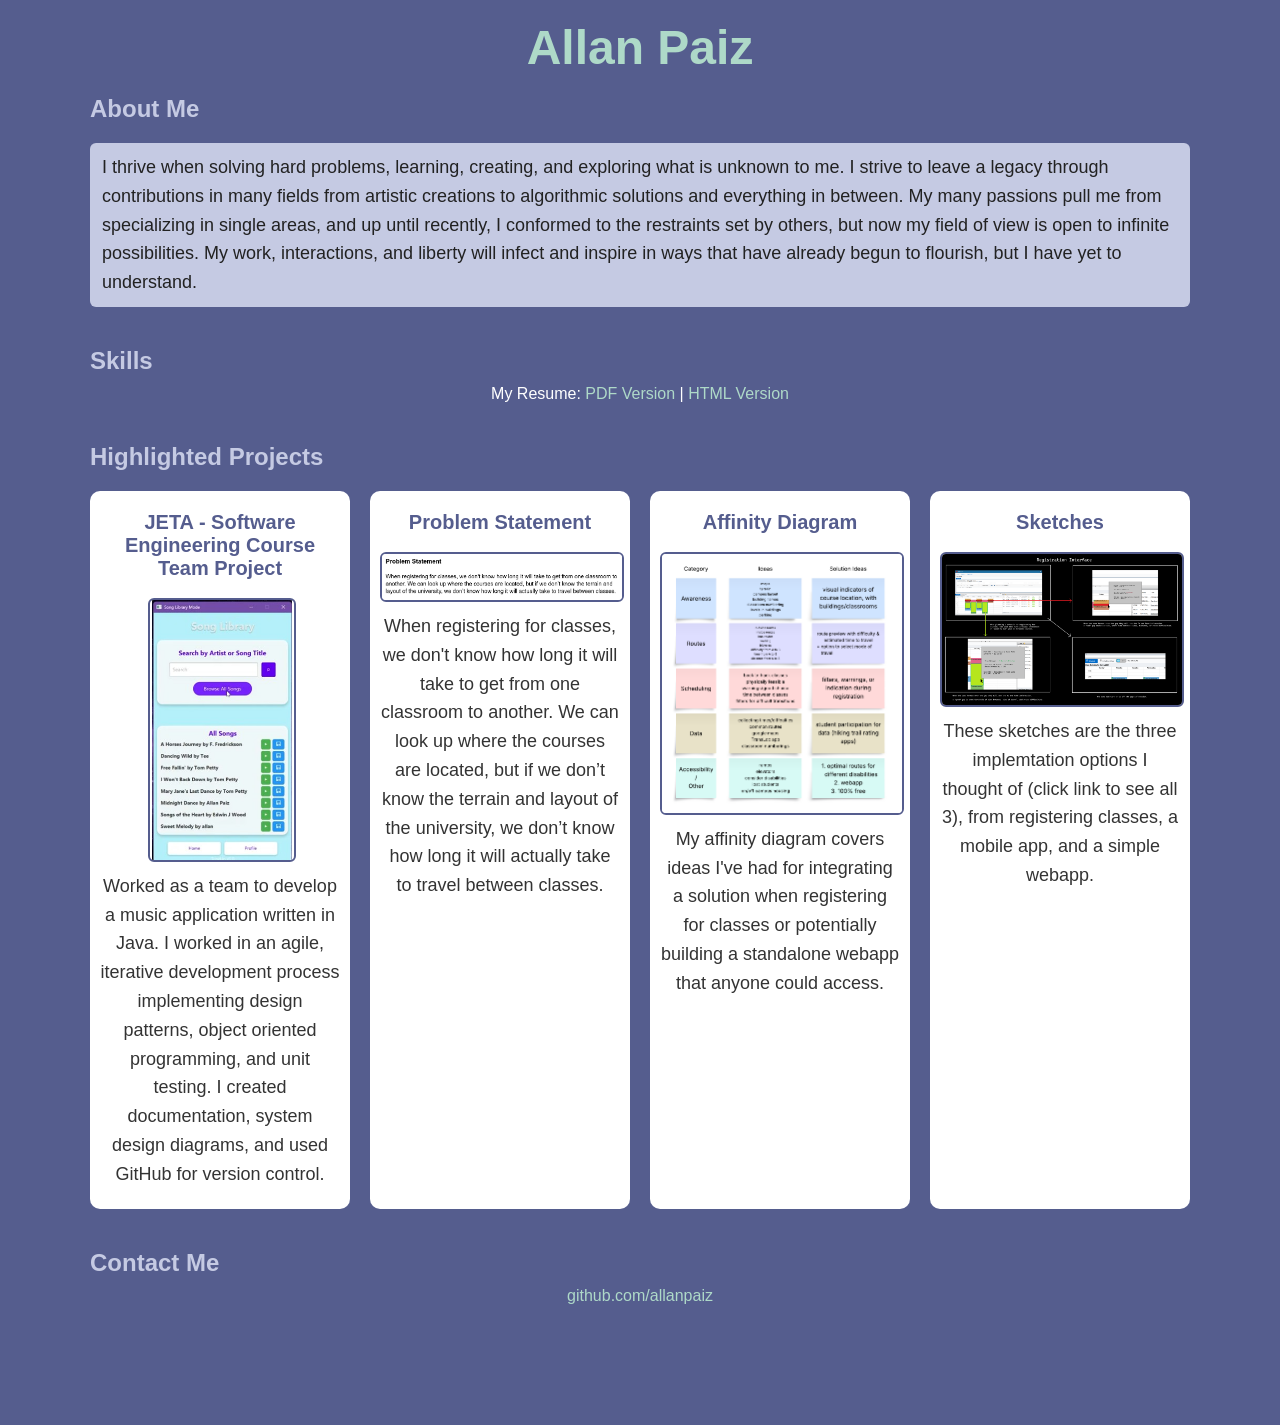
<file: index.html>
<!DOCTYPE html>
<html>
    <head>
        <title>CSCE 190: Allan Paiz</title>
        <link rel="stylesheet" href="styles.css">
    </head>
    <body>
        <h1>Allan Paiz</h1>
        <main class="container">
            <div class="about">
                <h2>About Me</h2>
                <p>
                    I thrive when solving hard problems, learning, creating, and exploring what is unknown to me. I strive to leave a legacy through contributions in many fields from artistic creations to algorithmic solutions and everything in between. My many passions pull me from specializing in single areas, and up until recently, I conformed to the restraints set by others, but now my field of view is open to infinite possibilities. My work, interactions, and liberty will infect and inspire in ways that have already begun to flourish, but I have yet to understand.
                </p>
            </div>

            <section class="skills" id="skills">
                <h2>Skills</h2>
				<div class="resume-links">
                    My Resume:
                    <a href="files/resume.pdf">PDF Version</a> |
                    <a href="resume.html">HTML Version</a>
                </div>
            </section>

            <div class="projects">
                <h2>Highlighted Projects</h2>

                <div class="projects-grid">
                    <!-- Programming Projects -->
                    <section class="project">
                        <a href="https://github.com/allanpaiz/JETA">
                            <h3>JETA - Software Engineering Course Team Project</h3>
                        </a>
                        <a href="https://github.com/allanpaiz/JETA">
                            <img src="images/tuneup.jpg" alt="JETA Logo">
                        </a>
                        <p>
                            Worked as a team to develop a music application written in Java. I worked in an agile, iterative development process implementing design patterns, object oriented programming, and unit testing. I created documentation, system design diagrams, and used GitHub for version control.
                        </p>
                    </section>

                    <!-- Problem Statement Assignment-->
                    <section class="project">
                        <a href="files/problem_statement.pdf">
                            <h3>Problem Statement</h3>
                        </a>
                        <a href="files/problem_statement.pdf">
                            <img src="images/p_statement.png" alt="Problem Statement Thumbnail">
                        </a>
                        <p>
                            When registering for classes, we don't know how long it will take to get from one classroom to another. We can look up where the courses are located, but if we don’t know the terrain and layout of the university, we don’t know how long it will actually take to travel between classes.
                        </p>
                    </section>

                    <!-- Affinity Diagram Assignment-->
                    <section class="project">
                        <a href="files/affinity.pdf">
                            <h3>Affinity Diagram</h3>
                        </a>
                        <a href="files/affinity.pdf">
                            <img src="images/affinity.png" alt="Affinity Diagram Thumbnail">
                        </a>
                        <p>
                            My affinity diagram covers ideas I've had for integrating a solution when registering for classes or potentially building a standalone webapp that anyone could access.
                        </p>
                    </section>

                    <!-- Sketches Assignment-->
                    <section class="project">
                        <a href="files/sketches.pdf">
                            <h3>Sketches</h3>
                        </a>
                        <a href="files/sketches.pdf">
                            <img src="images/sketch_1.png" alt="Sketch 1">
                        </a>
                        <!-- <a href="files/sketches.pdf">
                            <img src="images/sketch_2.png" alt="Sketch 2">
                        </a>
                        <a href="files/sketches.pdf">
                            <img src="images/sketch_3.png" alt="Sketch 3">
                        </a> -->
                        <p>
                            These sketches are the three implemtation options I thought of (click link to see all 3), from registering classes, a mobile app, and a simple webapp.
                        </p>
                    </section>
                </div>
            </div>

            <div class="contact">
                <h2>Contact Me</h2>
                <!-- Contact Details-->
				<div style="text-align: center;">
					<a href="https://github.com/allanpaiz">github.com/allanpaiz</a>
				</div>
            </div>
        </main>
    </body>
</html>
</file>
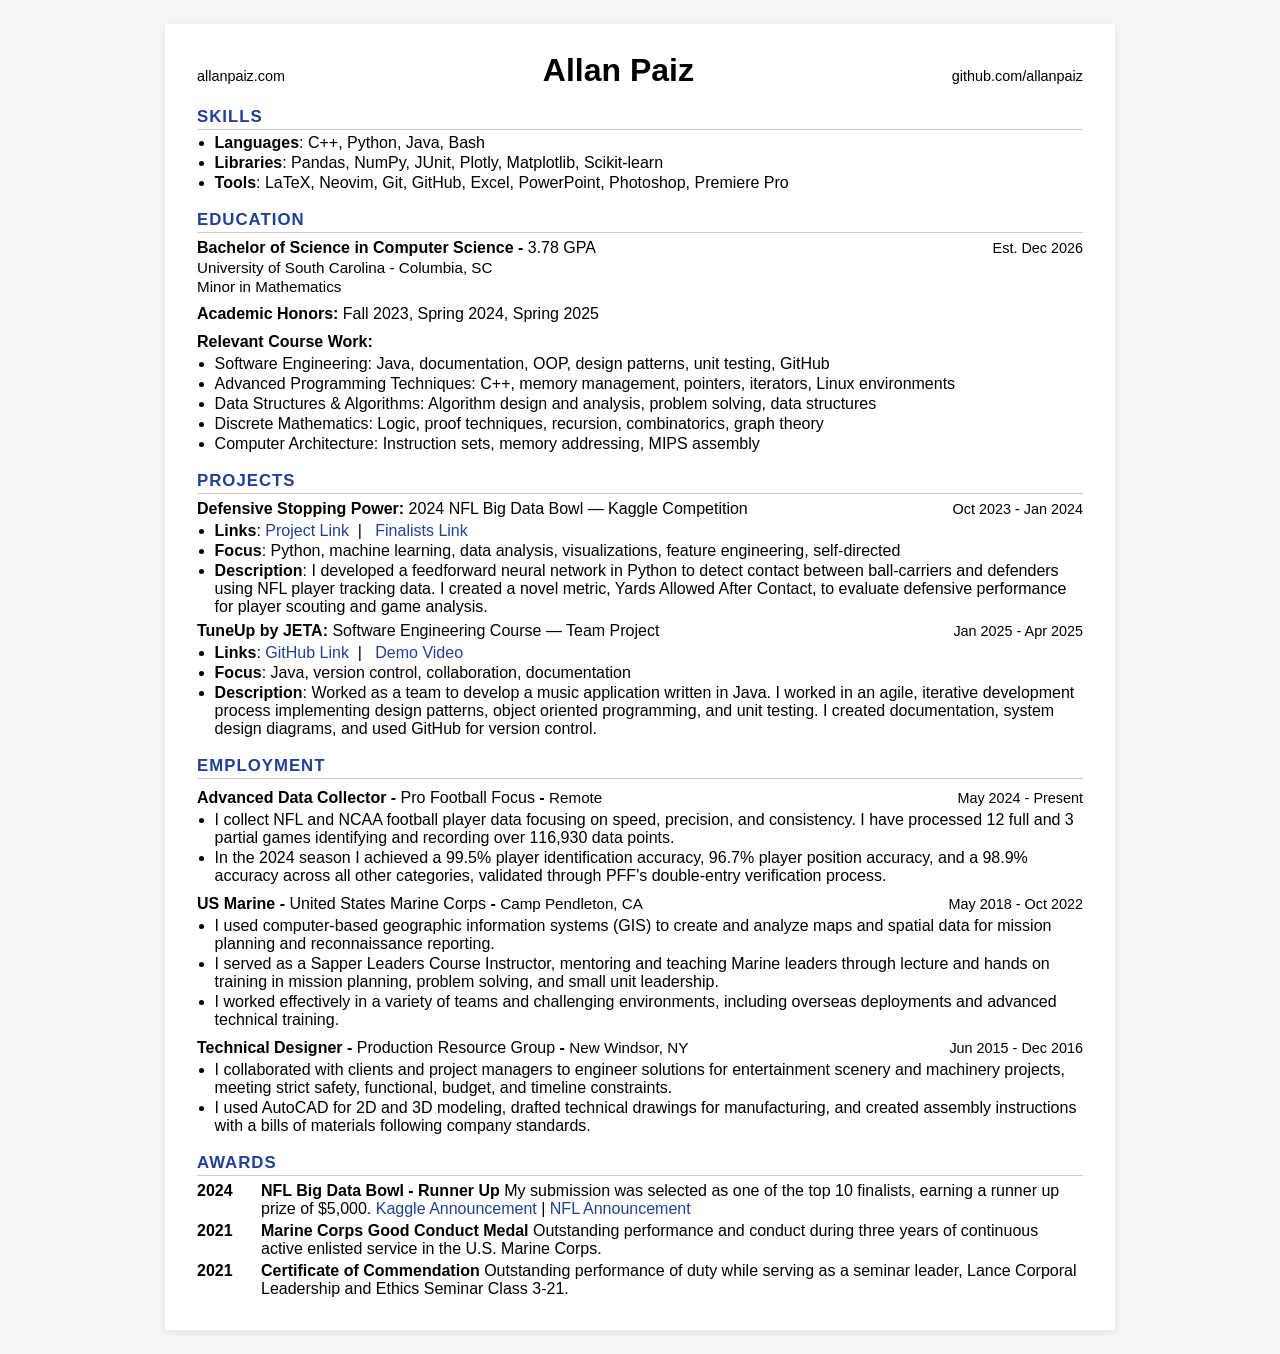
<file: resume.html>
<!DOCTYPE html>
<!-- Generated by ChatGPT  -->
<html lang="en">
<head>
    <meta charset="UTF-8" />
    <title>Allan Paiz - Resume</title>
    <meta name="viewport" content="width=device-width, initial-scale=1" />
    <link rel="stylesheet" href="styles_r.css" />
</head>
<body>
  <div class="resume">
    <header>
      <div class="header-left">
        <p></p>
        <div><a href="https://allanpaiz.com/">allanpaiz.com</a></div>
      </div>
      <div class="header-center">
        <h1>Allan Paiz</h1>
      </div>
      <div class="header-right">
        <p></p>
        <div><a href="https://github.com/allanpaiz">github.com/allanpaiz</a></div>
      </div>
    </header>

    <section id="skills">
      <h2>Skills</h2>
      <ul>
        <li><strong>Languages</strong>: C++, Python, Java, Bash</li>
        <li><strong>Libraries</strong>: Pandas, NumPy, JUnit, Plotly, Matplotlib, Scikit-learn</li>
        <li><strong>Tools</strong>: LaTeX, Neovim, Git, GitHub, Excel, PowerPoint, Photoshop, Premiere Pro</li>
      </ul>
    </section>

    <section id="education">
      <h2>Education</h2>

      <div class="item">
        <div class="item-header">
          <div class="item-title">
            Bachelor of Science in Computer Science - <span style="font-weight: normal;">3.78 GPA</span>
          </div>
          <div class="item-dates">
            Est. Dec 2026
          </div>
        </div>
        <div class="item-subtitle">
          University of South Carolina - Columbia, SC
        </div>
        <div class="item-subtitle">
          Minor in Mathematics
        </div>
      </div>

      <div class="subheading">
        Academic Honors: <span style="font-weight: normal;">Fall 2023, Spring 2024, Spring 2025</span>
      </div>

      <div class="subheading">
        Relevant Course Work:
      </div>
      <ul>
        <li>Software Engineering: Java, documentation, OOP, design patterns, unit testing, GitHub</li>
        <li>Advanced Programming Techniques: C++, memory management, pointers, iterators, Linux environments</li>
        <li>Data Structures &amp; Algorithms: Algorithm design and analysis, problem solving, data structures</li>
        <li>Discrete Mathematics: Logic, proof techniques, recursion, combinatorics, graph theory</li>
        <li>Computer Architecture: Instruction sets, memory addressing, MIPS assembly</li>
      </ul>
    </section>

    <section id="projects">
      <h2>Projects</h2>

      <div class="item">
        <div class="item-header">
          <div class="item-title">
            <strong>Defensive Stopping Power:</strong> <span style="font-weight: normal;">2024 NFL Big Data Bowl — Kaggle Competition</span>
          </div>
          <div class="item-dates">
            Oct 2023 - Jan 2024
          </div>
        </div>
        <ul>
          <li><strong>Links</strong>: <a href="https://www.kaggle.com/code/allanpaiz/defensive-stopping-power" style="color: #204097;">Project Link</a>&nbsp; | &nbsp
            <a href="https://operations.nfl.com/gameday/analytics/big-data-bowl/2024-big-data-bowl-finalists" style="color: #204097;">Finalists Link</a>
          </li>
          <li><strong>Focus</strong>: Python, machine learning, data analysis, visualizations, feature engineering, self-directed</li>
          <li><strong>Description</strong>:
            I developed a feedforward neural network in Python to detect contact between ball-carriers and defenders using NFL player tracking data.
            I created a novel metric, Yards Allowed After Contact, to evaluate defensive performance for player scouting and game analysis.
          </li>
        </ul>
      </div>

      <div class="item">
        <div class="item-header">
          <div class="item-title">
            <strong>TuneUp by JETA:</strong> <span style="font-weight: normal;">Software Engineering Course — Team Project</span>
          </div>
          <div class="item-dates">
            Jan 2025 - Apr 2025
          </div>
        </div>
        <ul>
          <li><strong>Links</strong>: <a href="https://github.com/allanpaiz/JETA" style="color: #204097;">GitHub Link</a>&nbsp; | &nbsp
            <a href="https://www.youtube.com/watch?v=pgapDJYTSwM" style="color: #204097">Demo Video</a>
          </li>
          <li><strong>Focus</strong>: Java, version control, collaboration, documentation</li>
          <li><strong>Description</strong>:
            Worked as a team to develop a music application written in Java.
            I worked in an agile, iterative development process implementing design patterns, object oriented programming, and unit testing.
            I created documentation, system design diagrams, and used GitHub for version control.
          </li>
        </ul>
      </div>
    </section>

    <section id="employment">
      <h2>Employment</h2>

      <div class="job">
        <div class="job-header">
          <div>
            <div class="job-title">
              Advanced Data Collector - <span style="font-weight: normal;">Pro Football Focus</span> - <span class="job-location">Remote</span>
            </div>
          </div>
          <div class="job-dates">
            May 2024 - Present
          </div>
        </div>
        <ul>
          <li>I collect NFL and NCAA football player data focusing on speed, precision, and consistency. I have processed 12 full and 3 partial games identifying and recording over 116,930 data points.</li>
          <li>In the 2024 season I achieved a 99.5% player identification accuracy, 96.7% player position accuracy, and a 98.9% accuracy across all other categories, validated through PFF's double-entry verification process.</li>
        </ul>
      </div>

      <div class="job">
        <div class="job-header">
          <div>
            <div class="job-title">
              US Marine - <span style="font-weight: normal;">United States Marine Corps</span> - <span class="job-location">Camp Pendleton, CA</span>
            </div>
          </div>
          <div class="job-dates">
            May 2018 - Oct 2022
          </div>
        </div>
        <ul>
          <li>I used computer-based geographic information systems (GIS) to create and analyze maps and spatial data for mission planning and reconnaissance reporting.</li>
          <li>I served as a Sapper Leaders Course Instructor, mentoring and teaching Marine leaders through lecture and hands on training in mission planning, problem solving, and small unit leadership.</li>
          <li>I worked effectively in a variety of teams and challenging environments, including overseas deployments and advanced technical training.</li>
        </ul>
      </div>

      <div class="job">
        <div class="job-header">
          <div>
            <div class="job-title">
              Technical Designer - <span style="font-weight: normal;">Production Resource Group</span> - <span class="job-location">New Windsor, NY</span>
            </div>
          </div>
          <div class="job-dates">
            Jun 2015 - Dec 2016
          </div>
        </div>
        <ul>
          <li>I collaborated with clients and project managers to engineer solutions for entertainment scenery and machinery projects, meeting strict safety, functional, budget, and timeline constraints.</li>
          <li>I used AutoCAD for 2D and 3D modeling, drafted technical drawings for manufacturing, and created assembly instructions with a bills of materials following company standards.</li>
        </ul>
      </div>
    </section>

    <section id="awards">
      <h2>Awards</h2>
      <div class="awards">
        <div class="award">
          <div class="award-year"><strong>2024</strong></div>
          <div class="award-desc">
            <strong>NFL Big Data Bowl - Runner Up</strong> My submission was selected as one of the top 10 finalists, earning a runner up prize of $5,000.
            <a href="https://www.kaggle.com/competitions/nfl-big-data-bowl-2024/discussion/472712" style="color: #204097;">Kaggle Announcement</a> | 
            <a href="https://operations.nfl.com/gameday/analytics/big-data-bowl/2024-big-data-bowl-finalists" style="color: #204097;">NFL Announcement</a>
          </div>
        </div>

        <div class="award">
          <div class="award-year"><strong>2021</strong></div>
          <div class="award-desc">
            <strong>Marine Corps Good Conduct Medal</strong> Outstanding performance and conduct during three years of continuous active enlisted service in the U.S. Marine Corps.
          </div>
        </div>

        <div class="award">
          <div class="award-year"><strong>2021</strong></div>
          <div class="award-desc">
            <strong>Certificate of Commendation</strong> Outstanding performance of duty while serving as a seminar leader, Lance Corporal Leadership and Ethics Seminar Class 3-21.
          </div>
        </div>
      </div>
    </section>
  </div>
</body>
</html>
</file>
<file: styles.css>
body {
    margin: 0;
    background: #555D8E;
    font-family: Arial, Helvetica, sans-serif;
    color: #ffffff;
}

h1 {
    color: #AED9C8;
    text-align: center;
    margin: 20px 0 10px 0;
    font-size: 48px;
}

.container {
    max-width: 1100px;
    margin: 0 auto 40px auto;
    padding: 0 20px 40px 20px;
}

.about,
.skills,
.projects,
.contact {
    margin-bottom: 40px;
}

h2 {
    color: #C5CAE3;
    margin-bottom: 10px;
}

p {
    background-color: #C5CAE3;
    color: #222;
    font-size: 18px;
    line-height: 1.6;
    margin: 20px 0;
    padding: 10px 12px;
    border-radius: 6px;
}

.resume-links {
    text-align: center;
    margin-top: 8px;
    font-size: 16px;
}

a {
    color: #AED9C8;
    text-decoration: none;
}

a:hover {
    text-decoration: underline;
}

.skills ul {
    margin: 10px 0 0 0;
    padding-left: 20px;
    font-size: 16px;
}

.skills li {
    margin-bottom: 6px;
}

.projects {
    margin-bottom: 40px;
}

.projects h2 {
    margin-bottom: 20px;
}

.projects-grid {
    display: flex;
    flex-wrap: wrap;
    gap: 20px;
}

.project {
    background: #ffffff;
    border-radius: 10px;
    padding: 20px 10px 20px 10px;
    box-sizing: border-box;
    flex: 1 1 250px;
    max-width: 350px;
    display: flex;
    flex-direction: column;
    align-items: center;
}

.project h3 {
    color: #555D8E;
    font-size: 20px;
    text-align: center;
    margin: 0 0 10px 0;
}

.project p {
    background: transparent;
    color: #333;
    margin: 10px 0 0 0;
    padding: 0;
    text-align: center;
}

.project img {
    width: 100%;
    height: auto;
    max-height: 260px;
    object-fit: contain;
    margin-top: 10px;
    border: 2px solid #555D8E;
    border-radius: 6px;
    display: block;
}

.project a + a img {
    margin-top: 8px;
}

.contact {
    text-align: left;
}
</file>
<file: styles_r.css>
/* Generated by ChatGPT */

* {
    box-sizing: border-box;
}

body {
    font-family: -apple-system, BlinkMacSystemFont, "Verdana", Roboto, Helvetica, Arial, sans-serif;
    margin: 0;
    padding: 24px 12px;
    background-color: #f5f5f5;
}

.resume {
    max-width: 950px;
    margin: 0 auto;
    background-color: #ffffff;
    padding: 28px 32px 32px;
    box-shadow: 0 2px 8px rgba(0, 0, 0, 0.08);
}

header {
    display: flex;
    justify-content: space-between;
    align-items: flex-start;
    margin-bottom: 12px;
}

.header-left,
.header-right {
    font-size: 0.9rem;
    line-height: 1.4;
    white-space: nowrap;
}

.header-center {
    text-align: center;
    flex: 1;
    font-weight: normal;
}

h1 {
    font-size: 2rem;
    margin: 0;
}

a {
    color: inherit;
    text-decoration: none;
}

a:hover {
    text-decoration: underline;
}

section {
    margin-top: 16px;
}

h2 {
    font-size: 1.05rem;
    text-transform: uppercase;
    letter-spacing: 0.06em;
    color: #204097;
    margin: 18px 0 4px;
    padding-bottom: 2px;
    border-bottom: 1px solid #cccccc;
}

h3 {
    font-size: 1rem;
    margin: 0;
    font-weight: 600;
}

.item {
    margin-top: 6px;
    margin-bottom: 4px;
}

.item-header {
    display: flex;
    justify-content: space-between;
    align-items: baseline;
    gap: 8px;
    margin-bottom: 2px;
}

.item-title {
    font-weight: 600;
}

.item-dates {
    font-size: 0.9rem;
    white-space: nowrap;
}

.item-subtitle {
    font-size: 0.95rem;
    margin-top: 2px;
}

ul {
    margin: 4px 0 0 1.1em;
    padding-left: 0;
}

li {
    margin-bottom: 2px;
}

.job {
    margin-top: 10px;
}

.job-header {
    display: flex;
    justify-content: space-between;
    align-items: baseline;
    gap: 8px;
}

.job-title {
    font-weight: 600;
}

.job-location {
    font-weight: 400;
    font-size: 0.95rem;
}

.job-dates {
    font-size: 0.9rem;
    white-space: nowrap;
}

.awards {
    margin-top: 6px;
}

.award {
    display: flex;
    margin-top: 4px;
}

.award-year {
    width: 4em;
    font-weight: 700;
    flex-shrink: 0;
}

.award-desc {
    flex: 1;
}

.subheading {
    font-size: 1rem;
    font-weight: 600;
    margin-top: 10px;
    margin-bottom: 4px;
}

@media (max-width: 640px) {
    header {
    flex-direction: column;
    align-items: center;
    text-align: center;
    gap: 4px;
    }

    .header-left,
    .header-right {
    white-space: normal;
    }

    .job-header,
    .item-header {
    flex-direction: column;
    align-items: flex-start;
    }

    .job-dates,
    .item-dates {
    margin-top: 2px;
    }

    .award {
    flex-direction: column;
    }

    .award-year {
    margin-bottom: 1px;
    }
}
</file>
